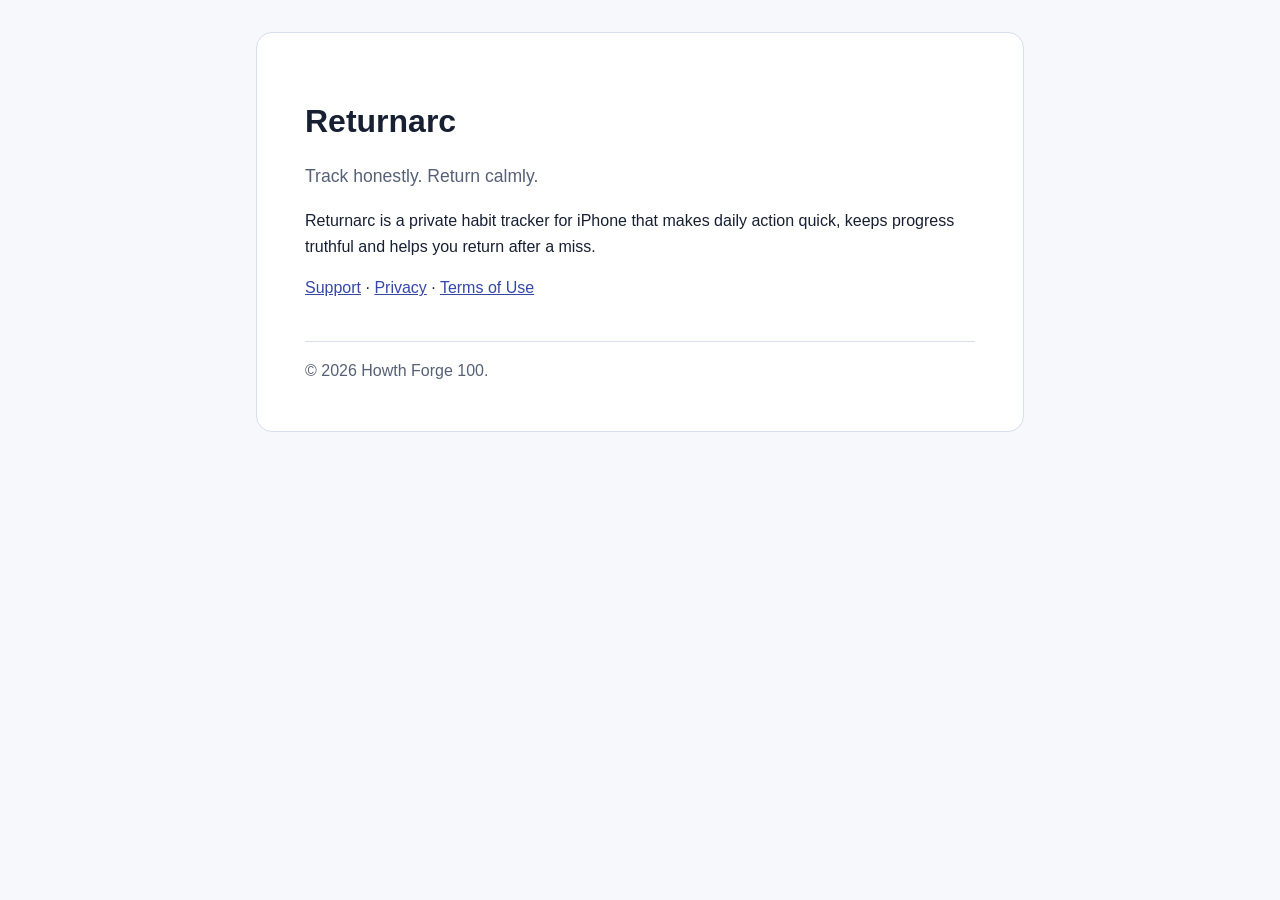
<file: index.html>
<!doctype html>
<html lang="en">
<head>
  <meta charset="utf-8">
  <meta name="viewport" content="width=device-width, initial-scale=1">
  <title>Returnarc</title>
  <meta name="description" content="Returnarc is a private habit tracker for iPhone.">
  <link rel="stylesheet" href="styles.css">
</head>
<body>
  <main>
    <h1>Returnarc</h1>
    <p class="summary">Track honestly. Return calmly.</p>
    <p>Returnarc is a private habit tracker for iPhone that makes daily action quick, keeps progress truthful and helps you return after a miss.</p>
    <nav><a href="support.html">Support</a> · <a href="privacy.html">Privacy</a> · <a href="terms.html">Terms of Use</a></nav>
    <footer>© 2026 Howth Forge 100.</footer>
  </main>
</body>
</html>
</file>
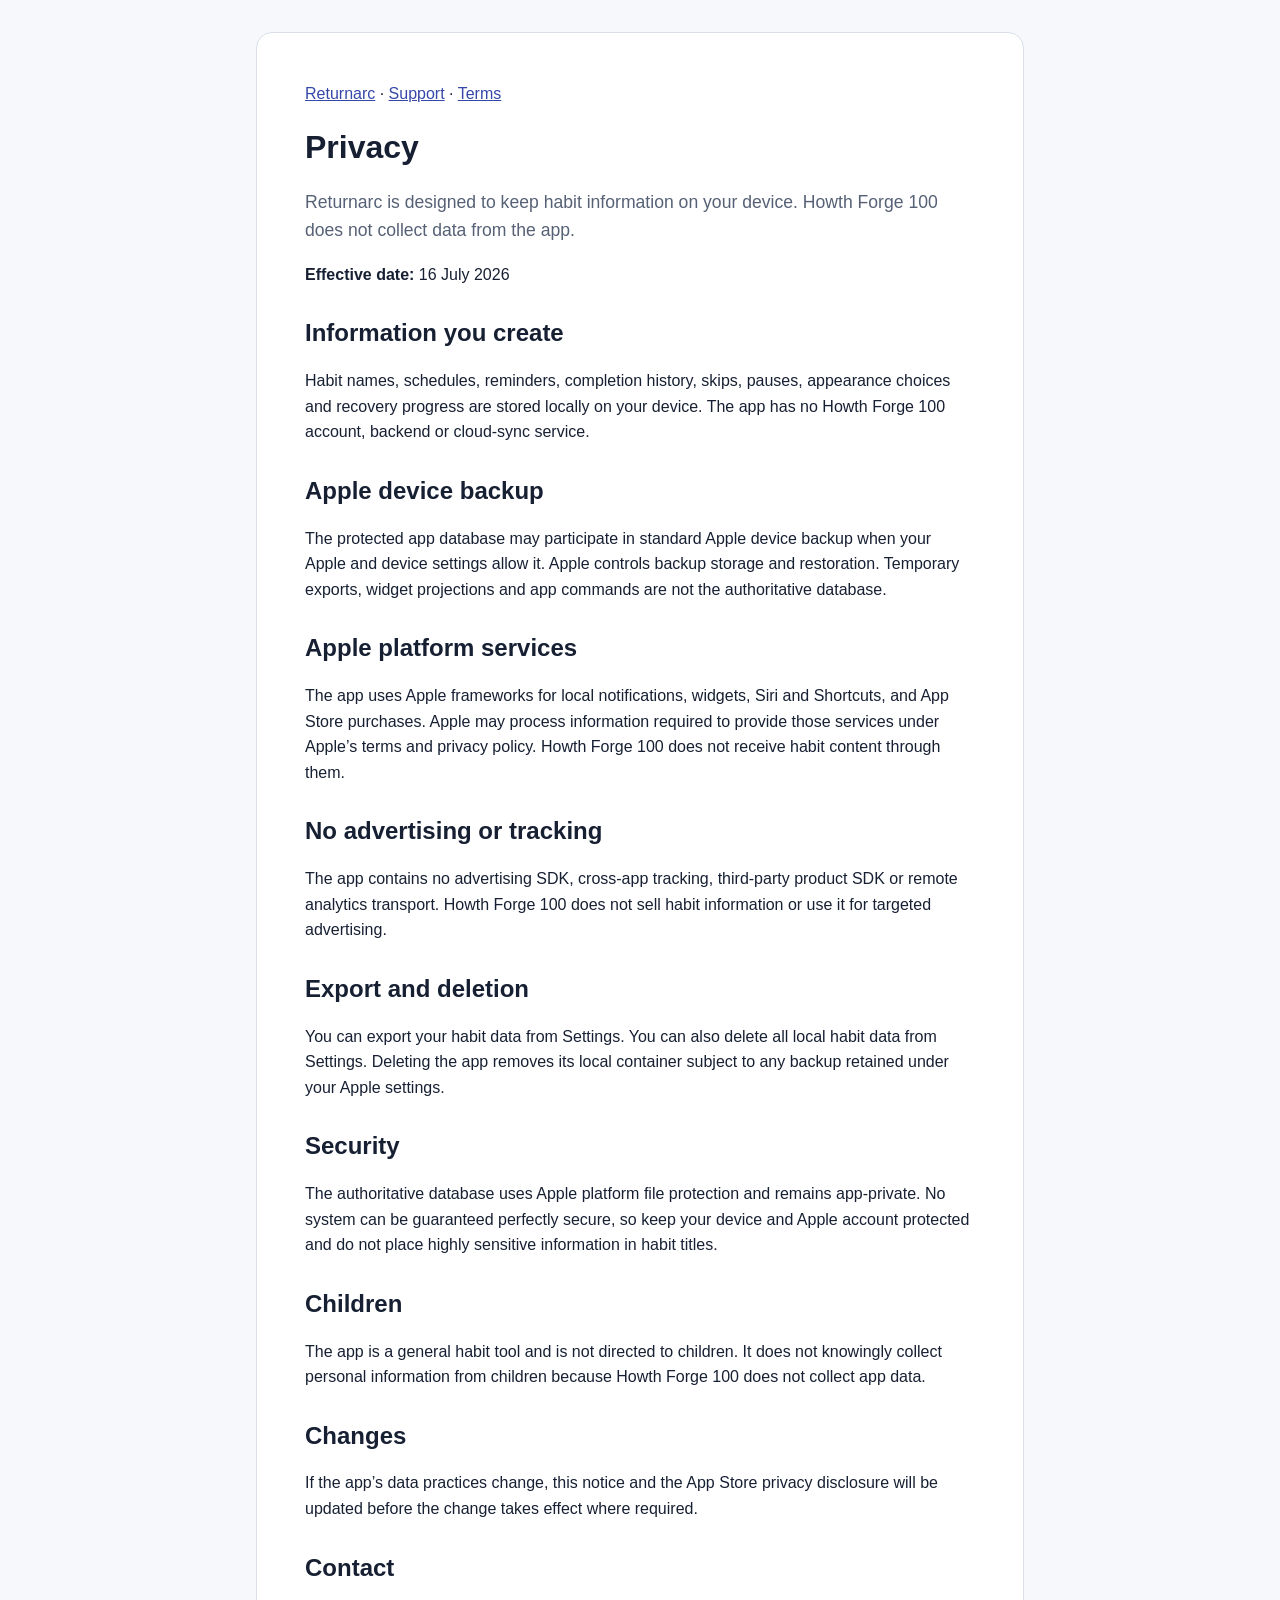
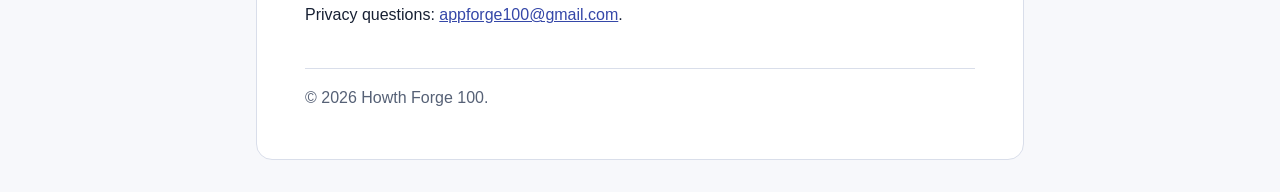
<file: privacy.html>
<!doctype html>
<html lang="en">
<head>
  <meta charset="utf-8">
  <meta name="viewport" content="width=device-width, initial-scale=1">
  <title>Privacy — Returnarc</title>
  <meta name="description" content="Privacy information for Returnarc.">
  <link rel="stylesheet" href="styles.css">
</head>
<body>
  <main>
    <nav><a href="index.html">Returnarc</a> · <a href="support.html">Support</a> · <a href="terms.html">Terms</a></nav>
    <h1>Privacy</h1>
    <p class="summary">Returnarc is designed to keep habit information on your device. Howth Forge 100 does not collect data from the app.</p>
    <p><strong>Effective date:</strong> 16 July 2026</p>

    <h2>Information you create</h2>
    <p>Habit names, schedules, reminders, completion history, skips, pauses, appearance choices and recovery progress are stored locally on your device. The app has no Howth Forge 100 account, backend or cloud-sync service.</p>

    <h2>Apple device backup</h2>
    <p>The protected app database may participate in standard Apple device backup when your Apple and device settings allow it. Apple controls backup storage and restoration. Temporary exports, widget projections and app commands are not the authoritative database.</p>

    <h2>Apple platform services</h2>
    <p>The app uses Apple frameworks for local notifications, widgets, Siri and Shortcuts, and App Store purchases. Apple may process information required to provide those services under Apple’s terms and privacy policy. Howth Forge 100 does not receive habit content through them.</p>

    <h2>No advertising or tracking</h2>
    <p>The app contains no advertising SDK, cross-app tracking, third-party product SDK or remote analytics transport. Howth Forge 100 does not sell habit information or use it for targeted advertising.</p>

    <h2>Export and deletion</h2>
    <p>You can export your habit data from Settings. You can also delete all local habit data from Settings. Deleting the app removes its local container subject to any backup retained under your Apple settings.</p>

    <h2>Security</h2>
    <p>The authoritative database uses Apple platform file protection and remains app-private. No system can be guaranteed perfectly secure, so keep your device and Apple account protected and do not place highly sensitive information in habit titles.</p>

    <h2>Children</h2>
    <p>The app is a general habit tool and is not directed to children. It does not knowingly collect personal information from children because Howth Forge 100 does not collect app data.</p>

    <h2>Changes</h2>
    <p>If the app’s data practices change, this notice and the App Store privacy disclosure will be updated before the change takes effect where required.</p>

    <h2>Contact</h2>
    <p>Privacy questions: <a href="mailto:appforge100@gmail.com">appforge100@gmail.com</a>.</p>

    <footer>© 2026 Howth Forge 100.</footer>
  </main>
</body>
</html>
</file>
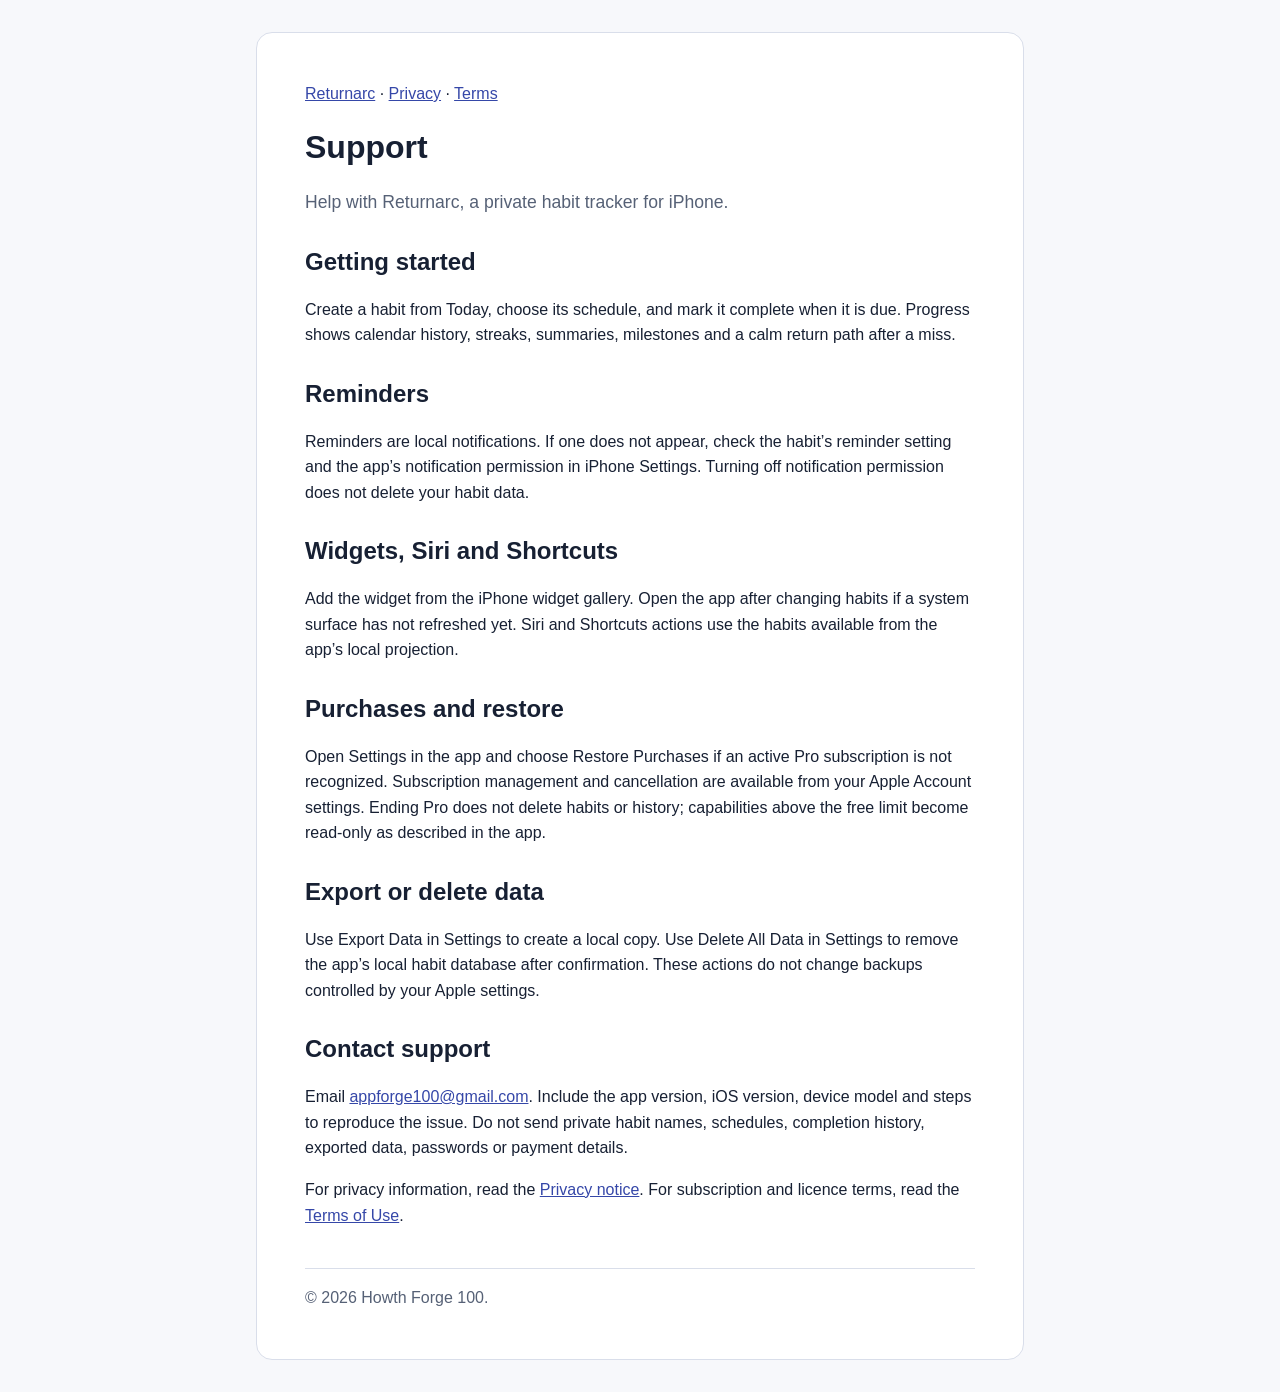
<file: support.html>
<!doctype html>
<html lang="en">
<head>
  <meta charset="utf-8">
  <meta name="viewport" content="width=device-width, initial-scale=1">
  <title>Support — Returnarc</title>
  <meta name="description" content="Help and support for Returnarc.">
  <link rel="stylesheet" href="styles.css">
</head>
<body>
  <main>
    <nav><a href="index.html">Returnarc</a> · <a href="privacy.html">Privacy</a> · <a href="terms.html">Terms</a></nav>
    <h1>Support</h1>
    <p class="summary">Help with Returnarc, a private habit tracker for iPhone.</p>

    <h2>Getting started</h2>
    <p>Create a habit from Today, choose its schedule, and mark it complete when it is due. Progress shows calendar history, streaks, summaries, milestones and a calm return path after a miss.</p>

    <h2>Reminders</h2>
    <p>Reminders are local notifications. If one does not appear, check the habit’s reminder setting and the app’s notification permission in iPhone Settings. Turning off notification permission does not delete your habit data.</p>

    <h2>Widgets, Siri and Shortcuts</h2>
    <p>Add the widget from the iPhone widget gallery. Open the app after changing habits if a system surface has not refreshed yet. Siri and Shortcuts actions use the habits available from the app’s local projection.</p>

    <h2>Purchases and restore</h2>
    <p>Open Settings in the app and choose Restore Purchases if an active Pro subscription is not recognized. Subscription management and cancellation are available from your Apple Account settings. Ending Pro does not delete habits or history; capabilities above the free limit become read-only as described in the app.</p>

    <h2>Export or delete data</h2>
    <p>Use Export Data in Settings to create a local copy. Use Delete All Data in Settings to remove the app’s local habit database after confirmation. These actions do not change backups controlled by your Apple settings.</p>

    <h2>Contact support</h2>
    <p>Email <a href="mailto:appforge100@gmail.com">appforge100@gmail.com</a>. Include the app version, iOS version, device model and steps to reproduce the issue. Do not send private habit names, schedules, completion history, exported data, passwords or payment details.</p>

    <p>For privacy information, read the <a href="privacy.html">Privacy notice</a>. For subscription and licence terms, read the <a href="terms.html">Terms of Use</a>.</p>

    <footer>© 2026 Howth Forge 100.</footer>
  </main>
</body>
</html>
</file>
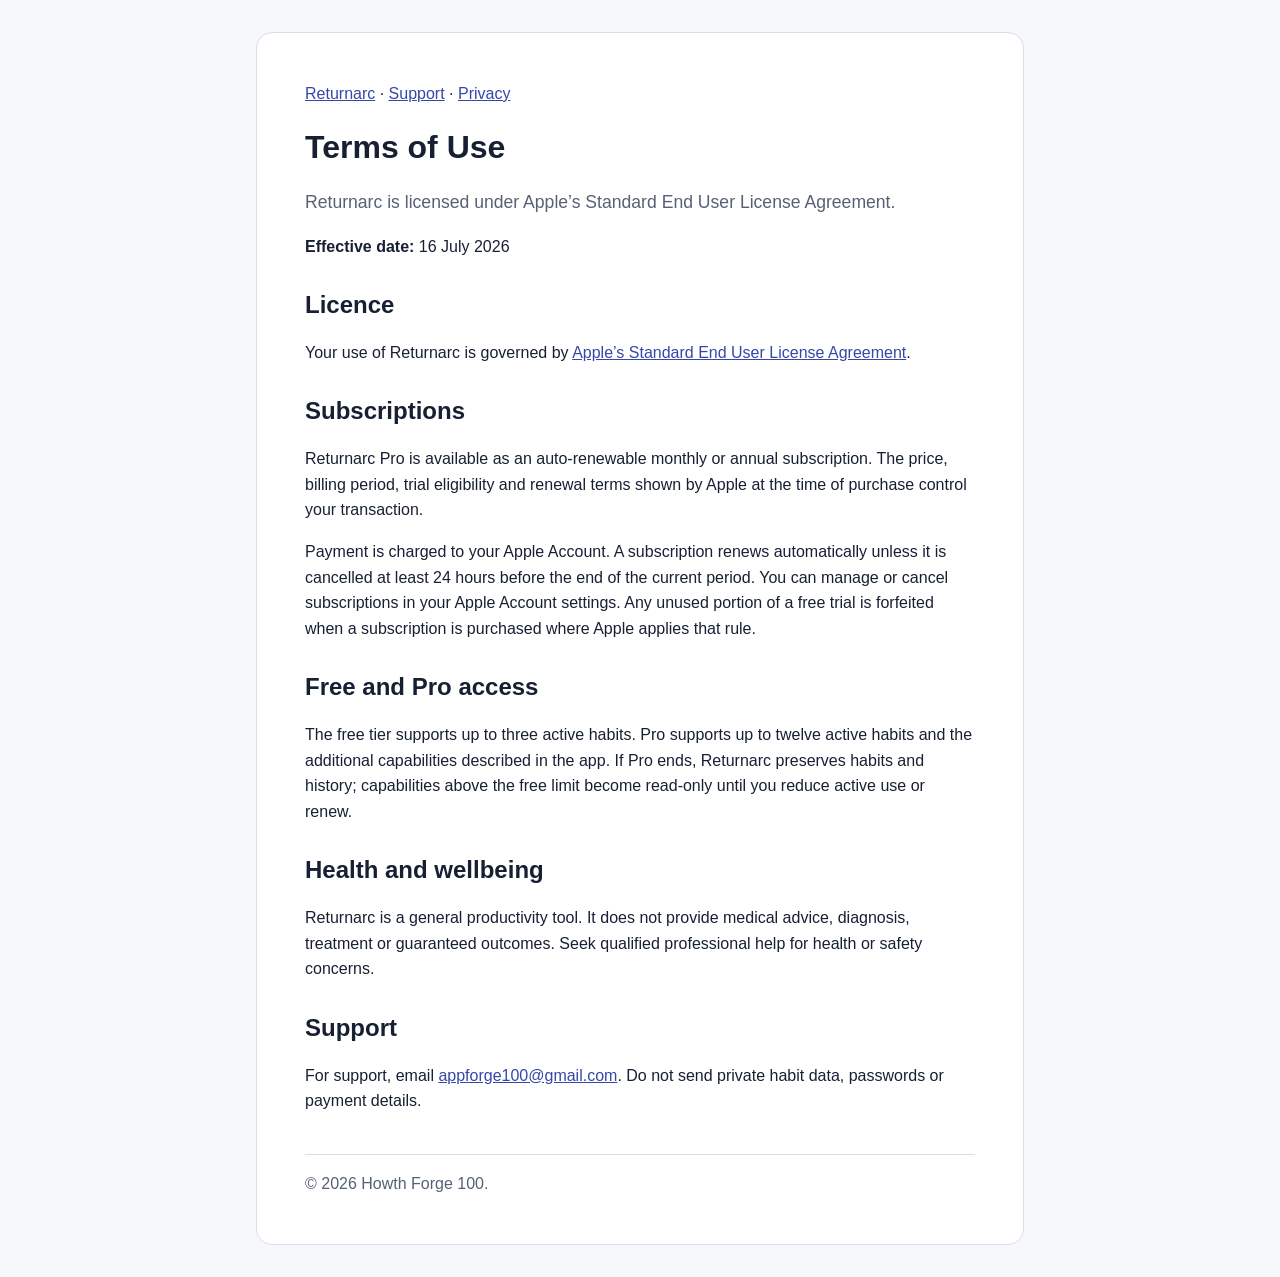
<file: terms.html>
<!doctype html>
<html lang="en">
<head>
  <meta charset="utf-8">
  <meta name="viewport" content="width=device-width, initial-scale=1">
  <title>Terms of Use — Returnarc</title>
  <meta name="description" content="Terms of Use for Returnarc.">
  <link rel="stylesheet" href="styles.css">
</head>
<body>
  <main>
    <nav><a href="index.html">Returnarc</a> · <a href="support.html">Support</a> · <a href="privacy.html">Privacy</a></nav>
    <h1>Terms of Use</h1>
    <p class="summary">Returnarc is licensed under Apple’s Standard End User License Agreement.</p>
    <p><strong>Effective date:</strong> 16 July 2026</p>

    <h2>Licence</h2>
    <p>Your use of Returnarc is governed by <a href="https://www.apple.com/legal/internet-services/itunes/dev/stdeula/">Apple’s Standard End User License Agreement</a>.</p>

    <h2>Subscriptions</h2>
    <p>Returnarc Pro is available as an auto-renewable monthly or annual subscription. The price, billing period, trial eligibility and renewal terms shown by Apple at the time of purchase control your transaction.</p>
    <p>Payment is charged to your Apple Account. A subscription renews automatically unless it is cancelled at least 24 hours before the end of the current period. You can manage or cancel subscriptions in your Apple Account settings. Any unused portion of a free trial is forfeited when a subscription is purchased where Apple applies that rule.</p>

    <h2>Free and Pro access</h2>
    <p>The free tier supports up to three active habits. Pro supports up to twelve active habits and the additional capabilities described in the app. If Pro ends, Returnarc preserves habits and history; capabilities above the free limit become read-only until you reduce active use or renew.</p>

    <h2>Health and wellbeing</h2>
    <p>Returnarc is a general productivity tool. It does not provide medical advice, diagnosis, treatment or guaranteed outcomes. Seek qualified professional help for health or safety concerns.</p>

    <h2>Support</h2>
    <p>For support, email <a href="mailto:appforge100@gmail.com">appforge100@gmail.com</a>. Do not send private habit data, passwords or payment details.</p>

    <footer>© 2026 Howth Forge 100.</footer>
  </main>
</body>
</html>
</file>
<file: styles.css>
:root {
  color-scheme: light dark;
  font-family: -apple-system, BlinkMacSystemFont, "Segoe UI", sans-serif;
  line-height: 1.6;
  --background: #f7f8fb;
  --surface: #ffffff;
  --text: #172033;
  --muted: #566176;
  --accent: #3547a8;
  --border: #d9deea;
}

@media (prefers-color-scheme: dark) {
  :root {
    --background: #10131b;
    --surface: #181d29;
    --text: #f4f6fb;
    --muted: #bec6d8;
    --accent: #aebaff;
    --border: #31394c;
  }
}

* {
  box-sizing: border-box;
}

body {
  background: var(--background);
  color: var(--text);
  margin: 0;
}

main {
  background: var(--surface);
  border: 1px solid var(--border);
  border-radius: 1rem;
  margin: 2rem auto;
  max-width: 48rem;
  padding: clamp(1.25rem, 4vw, 3rem);
}

h1,
h2 {
  line-height: 1.2;
}

h2 {
  margin-top: 2rem;
}

a {
  color: var(--accent);
}

.summary {
  color: var(--muted);
  font-size: 1.1rem;
}

footer {
  border-top: 1px solid var(--border);
  color: var(--muted);
  margin-top: 2.5rem;
  padding-top: 1rem;
}
</file>
